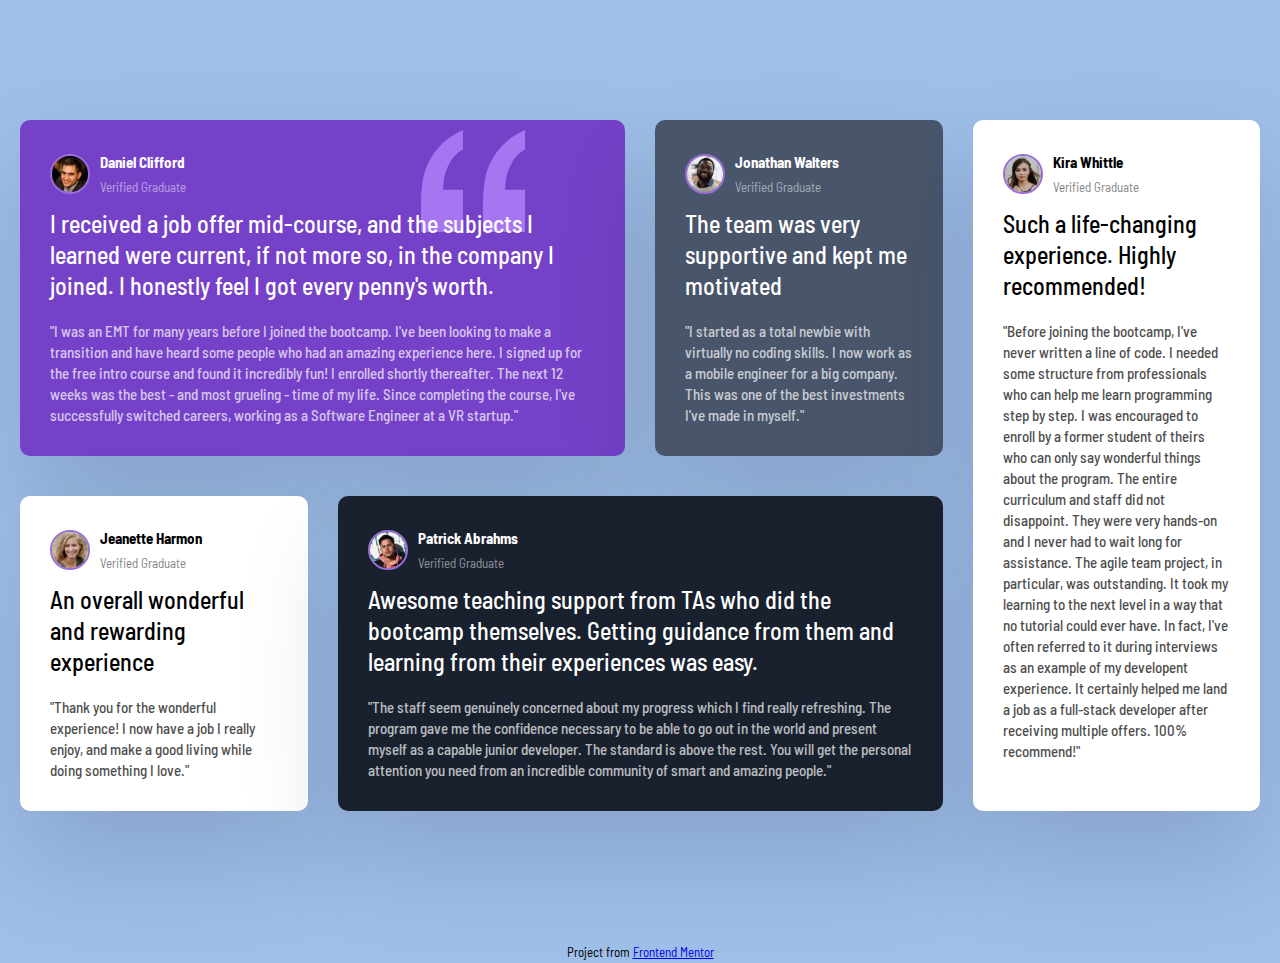
<file: traversy/project/index.html>
<!DOCTYPE html>
<html lang="en">
<head>
    <meta charset="UTF-8">
    <meta name="viewport" content="width=device-width, initial-scale=1.0">
    <link rel="stylesheet" href="style.css">
    <title>Testimonials</title>
</head>
<body>
    <div class="testimonials">
        <div class="card card--bg-purple">
          <header class="card__header">
            <img src="images/image-daniel.jpg" class="card__img" alt="" />
            <div>
              <h3>Daniel Clifford</h3>
              <p>Verified Graduate</p>
            </div>
          </header>
          <p class="card__lead">
            I received a job offer mid-course, and the subjects I learned were
            current, if not more so, in the company I joined. I honestly feel I
            got every penny's worth.
          </p>
          <p class="card__quote">
            "I was an EMT for many years before I joined the bootcamp. I've been
            looking to make a transition and have heard some people who had an
            amazing experience here. I signed up for the free intro course and
            found it incredibly fun! I enrolled shortly thereafter. The next 12
            weeks was the best - and most grueling - time of my life. Since
            completing the course, I've successfully switched careers, working as
            a Software Engineer at a VR startup."
          </p>
        </div>
  
        <div class="card card--bg-gray-blue">
          <header class="card__header">
            <img src="images/image-jonathan.jpg" class="card__img" alt="" />
            <div>
              <h3>Jonathan Walters</h3>
              <p>Verified Graduate</p>
            </div>
          </header>
          <p class="card__lead">
            The team was very supportive and kept me motivated
          </p>
          <p class="card__quote">
            "I started as a total newbie with virtually no coding skills. I now
            work as a mobile engineer for a big company. This was one of the best
            investments I've made in myself."
          </p>
        </div>
  
        <div class="card">
          <header class="card__header">
            <img src="images/image-jeanette.jpg" class="card__img" alt="" />
            <div>
              <h3>Jeanette Harmon</h3>
              <p>Verified Graduate</p>
            </div>
          </header>
          <p class="card__lead">An overall wonderful and rewarding experience</p>
          <p class="card__quote">
            "Thank you for the wonderful experience! I now have a job I really
            enjoy, and make a good living while doing something I love."
          </p>
        </div>
  
        <div class="card card--bg-black-blue">
          <header class="card__header">
            <img src="images/image-patrick.jpg" class="card__img" alt="" />
            <div>
              <h3>Patrick Abrahms</h3>
              <p>Verified Graduate</p>
            </div>
          </header>
          <p class="card__lead">
            Awesome teaching support from TAs who did the bootcamp themselves.
            Getting guidance from them and learning from their experiences was
            easy.
          </p>
          <p class="card__quote">
            "The staff seem genuinely concerned about my progress which I find
            really refreshing. The program gave me the confidence necessary to be
            able to go out in the world and present myself as a capable junior
            developer. The standard is above the rest. You will get the personal
            attention you need from an incredible community of smart and amazing
            people."
          </p>
        </div>
  
        <div class="card">
          <header class="card__header">
            <img src="images/image-kira.jpg" class="card__img" alt="" />
            <div>
              <h3>Kira Whittle</h3>
              <p>Verified Graduate</p>
            </div>
          </header>
          <p class="card__lead">
            Such a life-changing experience. Highly recommended!
          </p>
          <p class="card__quote">
            "Before joining the bootcamp, I've never written a line of code. I
            needed some structure from professionals who can help me learn
            programming step by step. I was encouraged to enroll by a former
            student of theirs who can only say wonderful things about the program.
            The entire curriculum and staff did not disappoint. They were very
            hands-on and I never had to wait long for assistance. The agile team
            project, in particular, was outstanding. It took my learning to the
            next level in a way that no tutorial could ever have. In fact, I've
            often referred to it during interviews as an example of my developent
            experience. It certainly helped me land a job as a full-stack
            developer after receiving multiple offers. 100% recommend!"
          </p>
        </div>
      </div>
    <footer>Project from <a href="#">Frontend Mentor</a></footer>
</body>
</html>
</file>
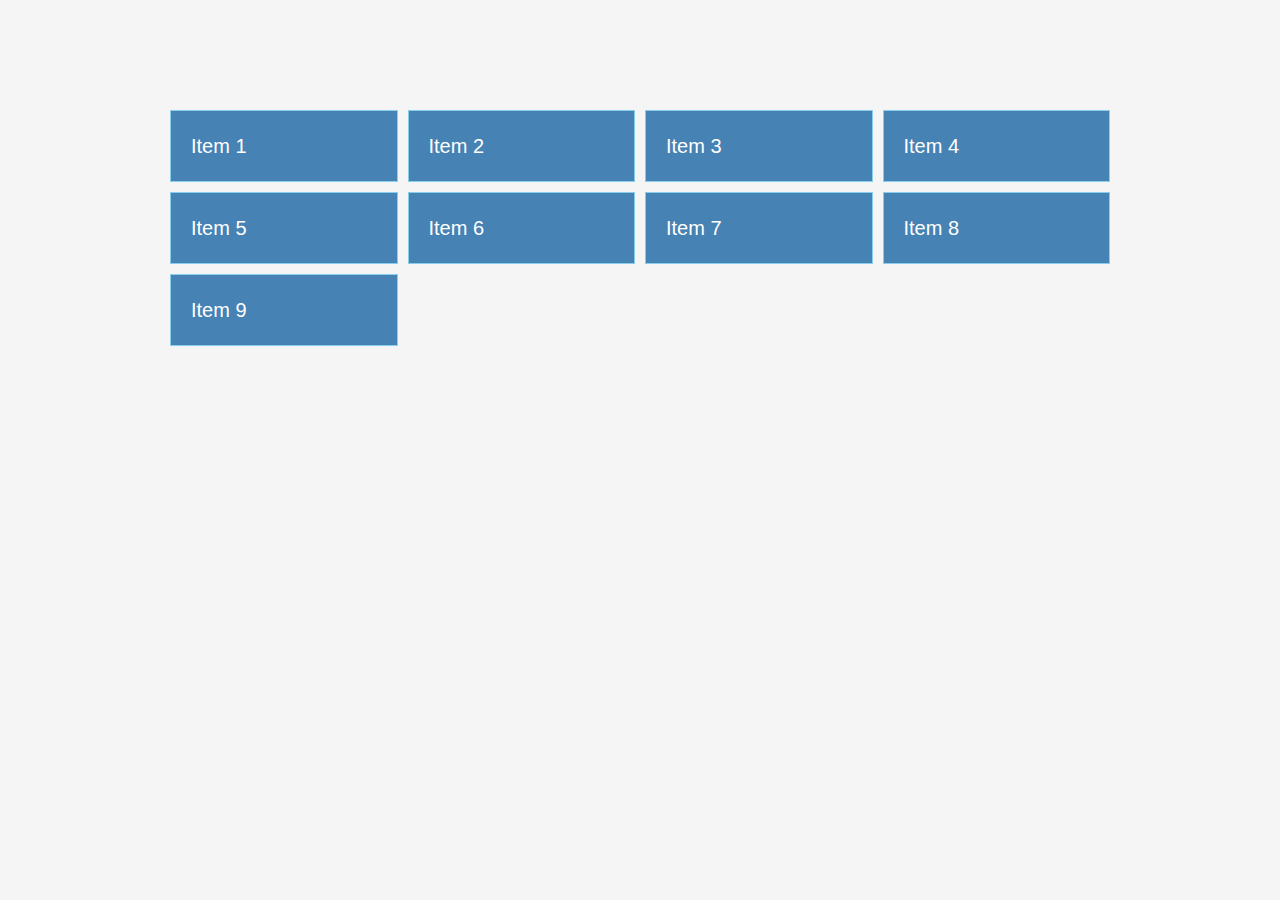
<file: traversy/css-grid/grid.html>
<!DOCTYPE html>
<html lang="en">
<head>
    <meta charset="UTF-8">
    <meta name="viewport" content="width=device-width, initial-scale=1.0">
    <link rel="stylesheet" href="grid.css">
    <title>CSS Grid Crash Course</title>
</head>
<body>
    <div class="container">
        <div class="item">Item 1</div>
        <div class="item">Item 2</div>
        <div class="item">Item 3</div>
        <div class="item">Item 4</div>
        <div class="item">Item 5</div>
        <div class="item">Item 6</div>
        <div class="item">Item 7</div>
        <div class="item">Item 8</div>
        <div class="item">Item 9</div>
    </div>
    
</body>
</html>
</file>
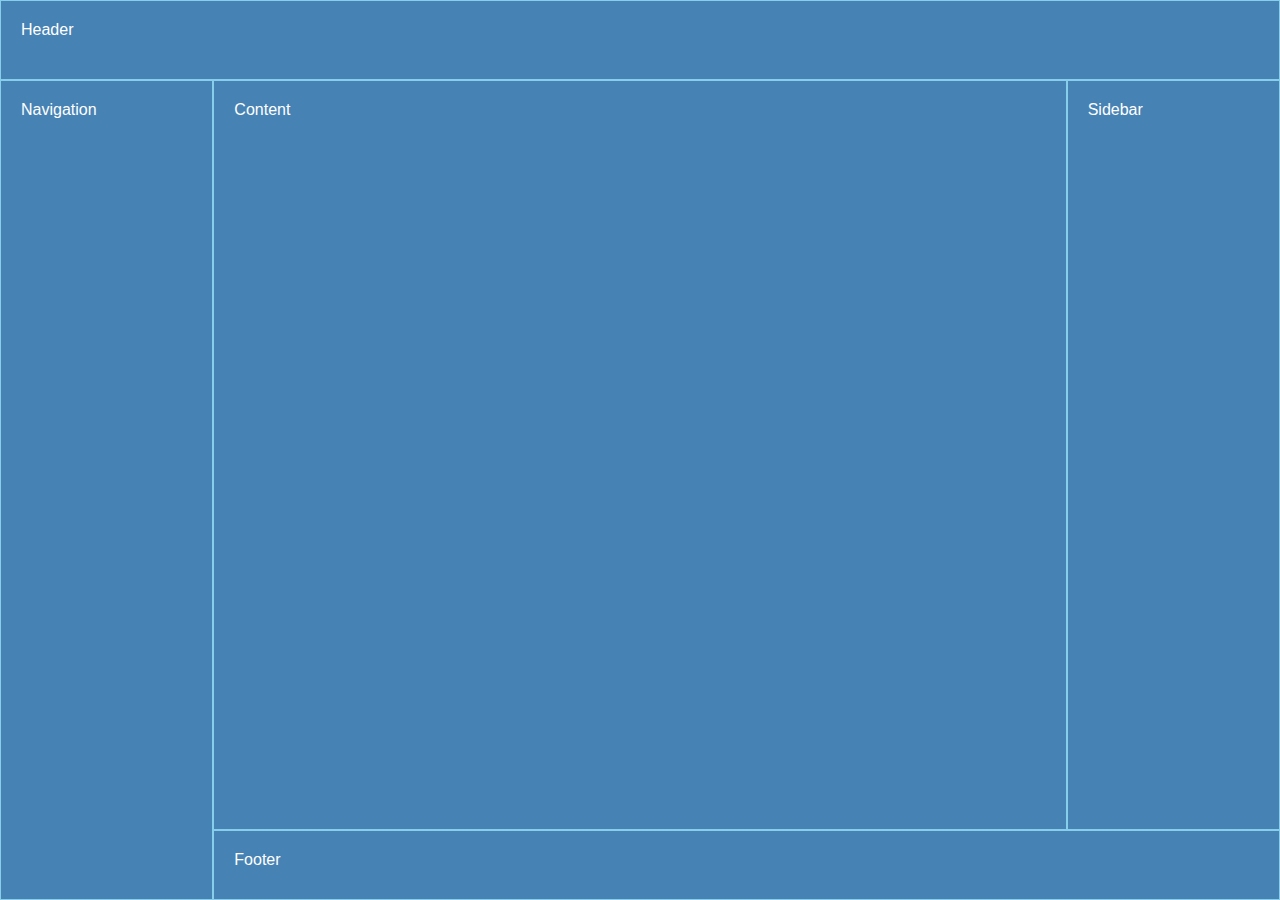
<file: traversy/css-grid/grid2.html>
<!DOCTYPE html>
<html lang="en">
<head>
    <meta charset="UTF-8">
    <meta name="viewport" content="width=device-width, initial-scale=1.0">
    <link rel="stylesheet" href="grid2.css">
    <title>Grid 2</title>
</head>
<body>
    <header>Header</header>
    <main>Content</main>
    <nav>Navigation</nav>
    <aside>Sidebar</aside>
    <footer>Footer</footer>
</body>
</html>
</file>
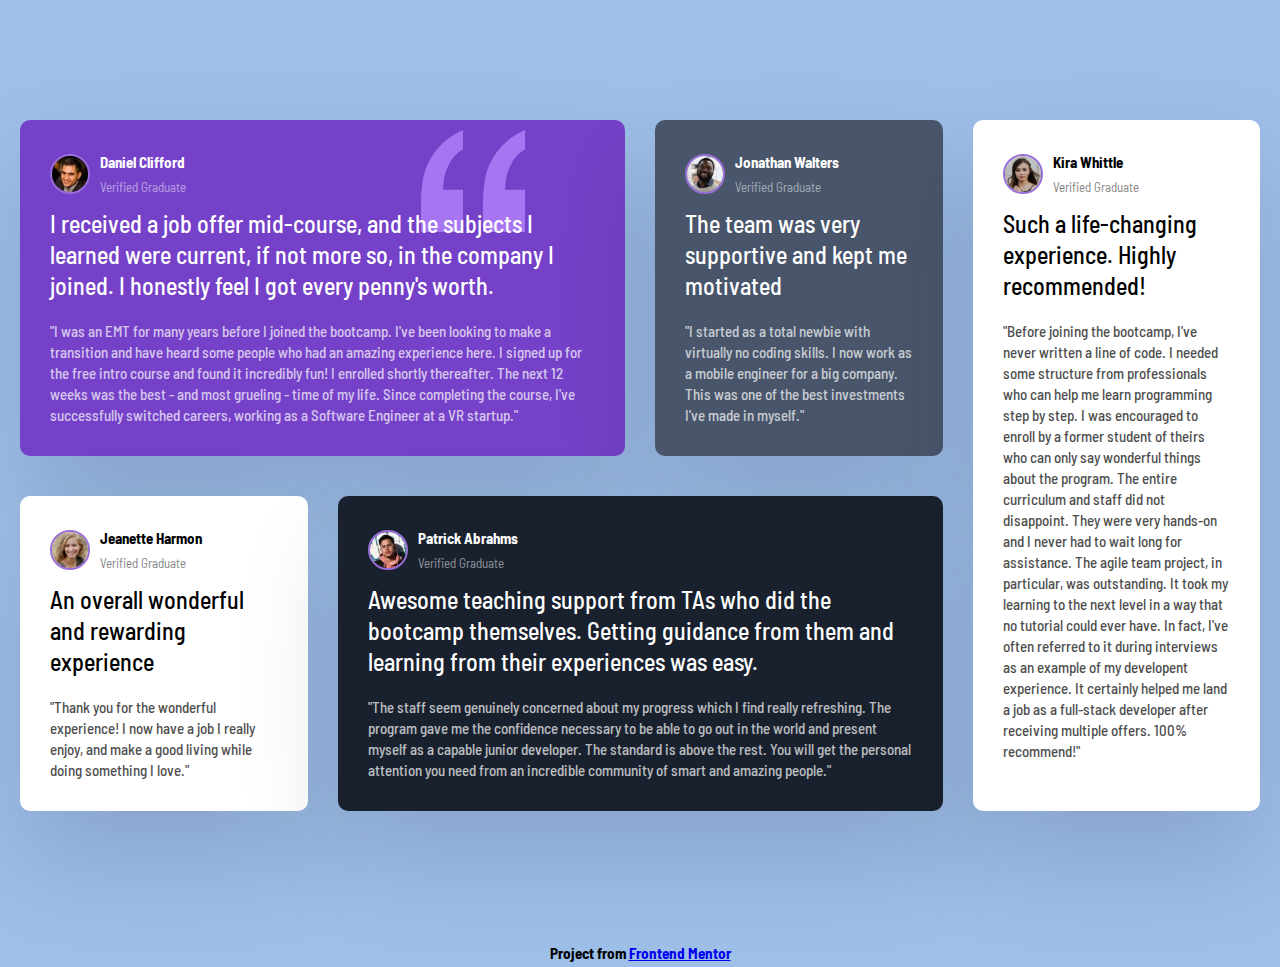
<file: traversy/project/index-full.html>
<!DOCTYPE html>
<html lang="en">
  <head>
    <meta charset="UTF-8" />
    <meta http-equiv="X-UA-Compatible" content="IE=edge" />
    <meta name="viewport" content="width=device-width, initial-scale=1.0" />
    <link rel="stylesheet" href="style.css" />
    <title>Testimonials</title>
  </head>
  <body>
    <div class="testimonials">
      <div class="card card--bg-purple">
        <header class="card__header">
          <img src="images/image-daniel.jpg" class="card__img" alt="" />
          <div>
            <h3>Daniel Clifford</h3>
            <p>Verified Graduate</p>
          </div>
        </header>
        <p class="card__lead">
          I received a job offer mid-course, and the subjects I learned were
          current, if not more so, in the company I joined. I honestly feel I
          got every penny's worth.
        </p>
        <p class="card__quote">
          "I was an EMT for many years before I joined the bootcamp. I've been
          looking to make a transition and have heard some people who had an
          amazing experience here. I signed up for the free intro course and
          found it incredibly fun! I enrolled shortly thereafter. The next 12
          weeks was the best - and most grueling - time of my life. Since
          completing the course, I've successfully switched careers, working as
          a Software Engineer at a VR startup."
        </p>
      </div>

      <div class="card card--bg-gray-blue">
        <header class="card__header">
          <img src="images/image-jonathan.jpg" class="card__img" alt="" />
          <div>
            <h3>Jonathan Walters</h3>
            <p>Verified Graduate</p>
          </div>
        </header>
        <p class="card__lead">
          The team was very supportive and kept me motivated
        </p>
        <p class="card__quote">
          "I started as a total newbie with virtually no coding skills. I now
          work as a mobile engineer for a big company. This was one of the best
          investments I've made in myself."
        </p>
      </div>

      <div class="card">
        <header class="card__header">
          <img src="images/image-jeanette.jpg" class="card__img" alt="" />
          <div>
            <h3>Jeanette Harmon</h3>
            <p>Verified Graduate</p>
          </div>
        </header>
        <p class="card__lead">An overall wonderful and rewarding experience</p>
        <p class="card__quote">
          "Thank you for the wonderful experience! I now have a job I really
          enjoy, and make a good living while doing something I love."
        </p>
      </div>

      <div class="card card--bg-black-blue">
        <header class="card__header">
          <img src="images/image-patrick.jpg" class="card__img" alt="" />
          <div>
            <h3>Patrick Abrahms</h3>
            <p>Verified Graduate</p>
          </div>
        </header>
        <p class="card__lead">
          Awesome teaching support from TAs who did the bootcamp themselves.
          Getting guidance from them and learning from their experiences was
          easy.
        </p>
        <p class="card__quote">
          "The staff seem genuinely concerned about my progress which I find
          really refreshing. The program gave me the confidence necessary to be
          able to go out in the world and present myself as a capable junior
          developer. The standard is above the rest. You will get the personal
          attention you need from an incredible community of smart and amazing
          people."
        </p>
      </div>

      <div class="card">
        <header class="card__header">
          <img src="images/image-kira.jpg" class="card__img" alt="" />
          <div>
            <h3>Kira Whittle</h3>
            <p>Verified Graduate</p>
          </div>
        </header>
        <p class="card__lead">
          Such a life-changing experience. Highly recommended!
        </p>
        <p class="card__quote">
          "Before joining the bootcamp, I've never written a line of code. I
          needed some structure from professionals who can help me learn
          programming step by step. I was encouraged to enroll by a former
          student of theirs who can only say wonderful things about the program.
          The entire curriculum and staff did not disappoint. They were very
          hands-on and I never had to wait long for assistance. The agile team
          project, in particular, was outstanding. It took my learning to the
          next level in a way that no tutorial could ever have. In fact, I've
          often referred to it during interviews as an example of my developent
          experience. It certainly helped me land a job as a full-stack
          developer after receiving multiple offers. 100% recommend!"
        </p>
      </div>
    </div>

    <footer>
      <h3>
        Project from
        <a
          href="https://www.frontendmentor.io/challenges/testimonials-grid-section-Nnw6J7Un7"
          >Frontend Mentor</a
        >
      </h3>
    </footer>
  </body>
</html>
</file>
<file: traversy/project/style.css>
@import url('https://fonts.googleapis.com/css2?family=Barlow+Semi+Condensed:wght@200;300;400;700&display=swap');

* {
    box-sizing: border-box;
    margin: 0;
    padding: 0;
}

body {
    background: #9ebfe8;
    font-family: 'Barlow Semi Condensed', sans-serif;
    line-height: 1.7;
    font-size: 13px;
}

.testimonials {
    max-width: 1440px;
    margin: 100px auto;
    padding: 20px;
    display: grid;
    grid-template-columns: repeat(4, 1fr);
    gap: 30px;

}

.card {
    background: #fff;
    border-radius: 10px;
    padding: 30px;
    box-shadow: rgba(17,12,46,0.15) 0px 48px 100px 0px;
    margin-bottom: 10px;
}

.card__header {
    display: flex;
    align-items: center;
    margin-bottom: 10px;
}

.card__header h3 {
    font-size: 15px;
}

.card__header p {
    opacity: 50%;
}

.card__img {
    width: 40px;
    height: 40px;
    border-radius: 50%;
    border: 2px solid #996ed9;
    margin-right: 10px;
}

.card__lead {
    font-size: 1.5rem;
    font-weight: 500;
    line-height: 1.3;
    margin-bottom: 20px;
}

.card__quote {
    font-size: 15px;
    font-weight: 500;
    line-height: 1.4;
    opacity: 70%;
}

.card--bg-purple {
    background:hsl(263, 55%, 52%);
    color: #fff;
    background-image: url(./images/bg-pattern-quotation.svg);
    background-repeat: no-repeat;
    background-position: top 10px right 100px;
}

.card--bg-gray-blue {
    background:hsl(217, 19%, 35%);
    color: #fff;
}

.card--bg-black-blue {
    background:hsl(219, 29%, 14%);
    color: #fff;
}

.card:nth-of-type(1) {
    grid-column: 1 / 3;
}

.card:nth-of-type(4) {
    grid-column: 2 / 4;
    grid-row: 2;
}

.card:nth-of-type(5) {
    grid-column: 4;
    grid-row: 1 / 3
}

footer {
    text-align: center;
}

@media(max-width: 768px) {
    .testimonials {
      grid-template-columns: 1fr;
      width: 100%
    }
    .card:nth-of-type(1) {
        grid-column: 1;
    }
    .card:nth-of-type(4) {
        grid-column: 1;
        grid-row: 4;
    }
    .card:nth-of-type(5) {
        grid-column: 1;
        grid-row: 5;
    }
}
</file>
<file: traversy/css-grid/grid.css>
* {
    box-sizing: border-box;
    padding: 0;
    margin: 0;
}

body {
    font-family: 'Open Sans', sans-serif;
    font-size: 16px;
    line-height: 1.5;
    color: #333;
    background: #f5f5f5;
}

.container {
    max-width: 960px;
    margin: 100px auto;
    padding: 10px;
    display: grid;
    grid-template-columns: repeat(auto-fill, minmax(200px, 1fr));
    gap: 10px;

    align-items: end;

}

.item {
    background: steelblue;
    color: #fff;
    font-size: 20px;
    padding: 20px;
    border: skyblue 1px solid;
}

/* .item:nth-of-type(1) {
    background-color: #000; */
    /* grid-column-start: 1;
    grid-column-end: 3;
    grid-column: 1 / span 2; */
    /* grid-column: 1 / 3;
} */

/* 
.item:nth-of-type(3) {
    background: #333;
    grid-row: 2 / 4 
}

.item:nth-of-type(4) {
    background: #333;
    grid-row: 2 
} */

/* .item:nth-of-type(2) {
    height: 100px;
    width: 100px;
    align-self: center;
    justify-self: center
} */

@media (max-width: 500px) {
    .container {
        grid-template-columns: 1fr;
    }
}
</file>
<file: traversy/css-grid/grid2.css>
* {
    box-sizing: border-box;
    padding: 0;
    margin: 0;
}

body {
    font-family: 'Open Sans', sans-serif;
    font-size: 16px;
    height: 100vh;

    display: grid;
    grid-template-areas: 
        'header header header'
        'nav content sidebar'
        'nav footer footer';
    grid-template-columns: 1fr 4fr 1fr; 
    grid-template-rows: 80px 1fr 70px;  
}



header,
footer,
main,
aside,
nav {
    background-color: steelblue;
    color: white;
    padding: 20px;
    border: skyblue 1px solid;
}

header {
    grid-area: header;
}

nav { 
    grid-area: nav;
}

main {
    grid-area: content;
}

aside {
    grid-area: sidebar;
}

footer {
    grid-area: footer;
}
</file>
